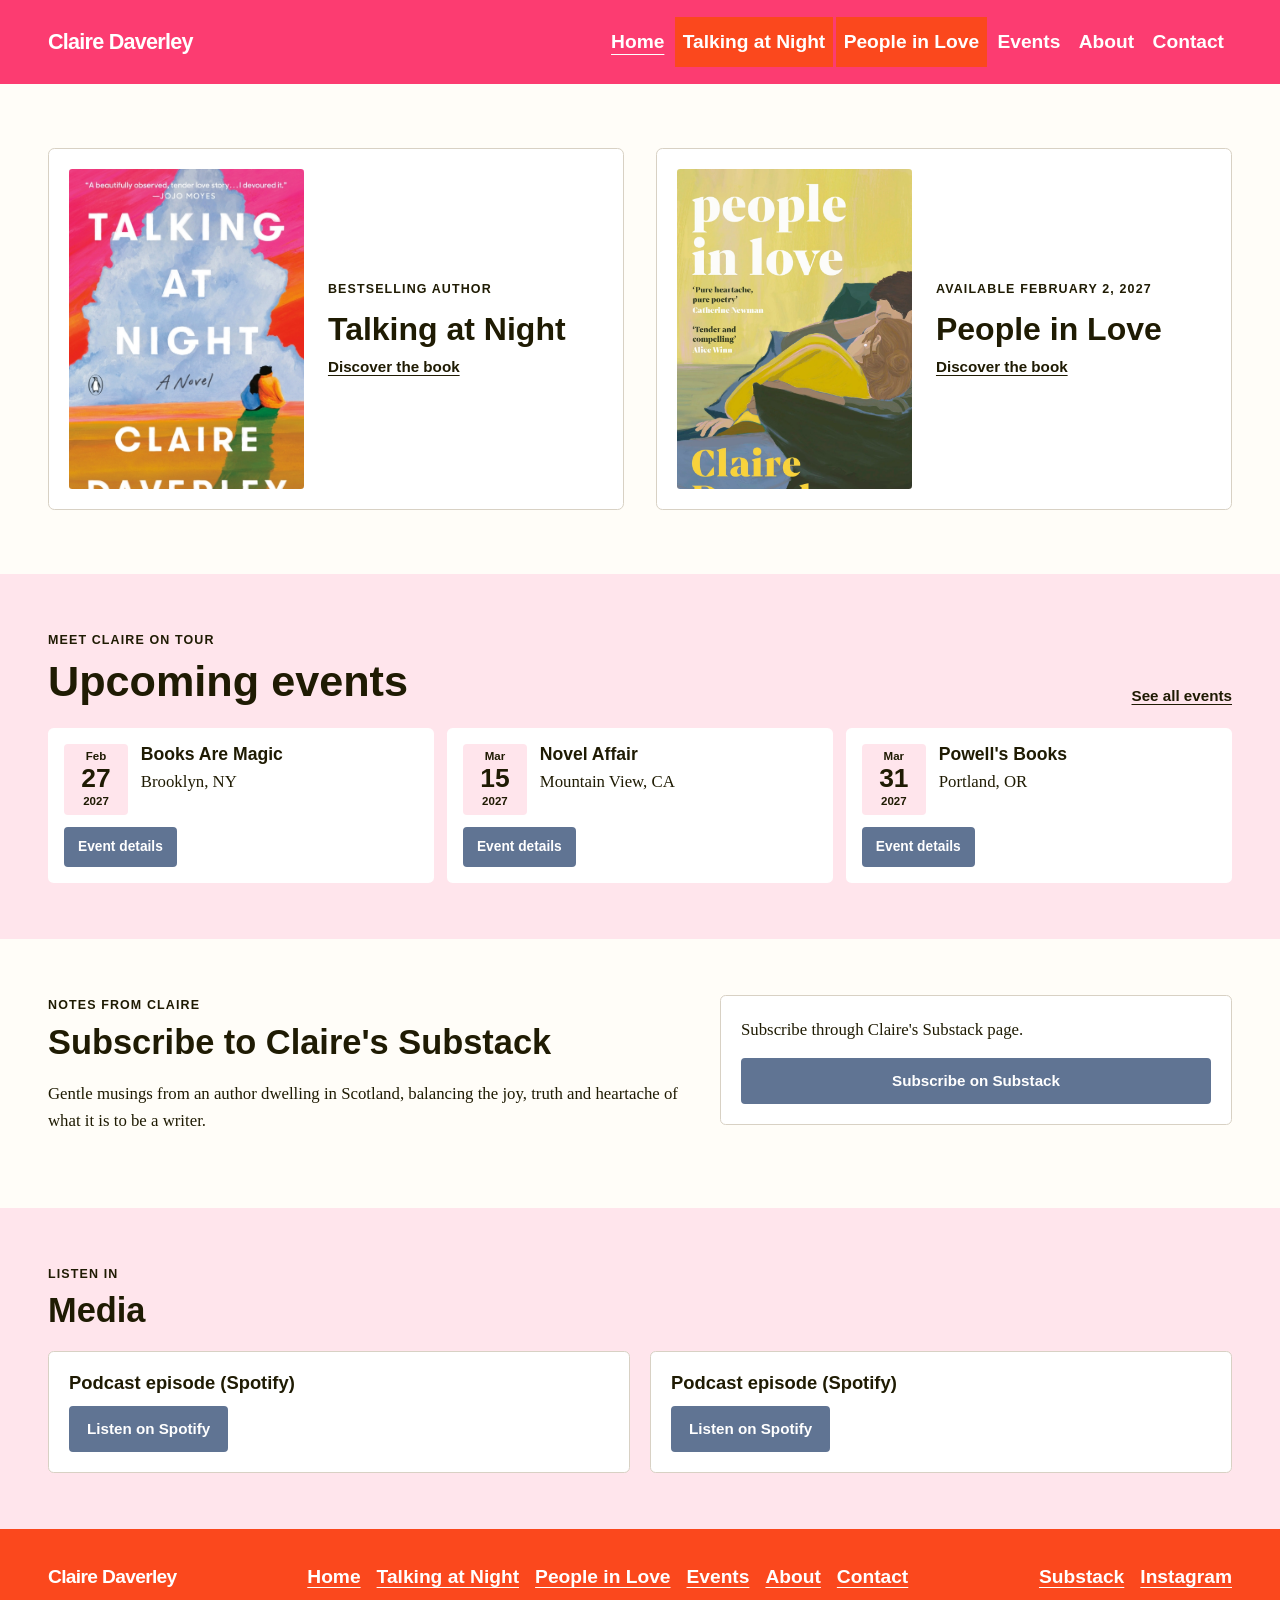
<file: index.html>
<!doctype html>
<html lang="en">
<head>
  <meta charset="utf-8">
  <meta name="viewport" content="width=device-width, initial-scale=1">
  <meta name="description" content="Discover Claire Daverley's books, upcoming events, and latest media.">
  <title>Claire Daverley | Author</title>
  <link rel="stylesheet" href="css/styles.css">
</head>
<body>
  <a class="skip-link" href="#main">Skip to content</a>
  <header class="site-header">
    <div class="header-inner">
      <a class="site-name" href="index.html">Claire Daverley</a>
      <nav class="site-nav" aria-label="Main navigation">
        <a href="index.html" aria-current="page">Home</a>
        <a class="book-nav-link" href="talking-at-night.html">Talking at Night</a>
        <a class="book-nav-link" href="people-in-love.html">People in Love</a>
        <a href="events.html">Events</a>
        <a href="about.html">About</a>
        <a href="contact.html">Contact</a>
      </nav>
    </div>
  </header>

  <main id="main">
    <section class="home-books content-width" aria-label="Claire Daverley's books">
      <a class="featured-book" href="talking-at-night.html">
        <img src="images/talking_at_night_cover.jpeg" alt="Cover of Talking at Night by Claire Daverley, showing two people sitting on a hillside beneath a large cloud.">
        <span class="featured-book-copy">
          <span class="eyebrow">Bestselling author</span>
          <span class="book-title">Talking at Night</span>
          <span class="text-link">Discover the book</span>
        </span>
      </a>
      <a class="featured-book featured-book--second" href="people-in-love.html">
        <img src="images/people_in_love_cover.webp" alt="Cover of People in Love by Claire Daverley, showing two people lying together on a couch.">
        <span class="featured-book-copy">
          <span class="eyebrow">Available February 2, 2027</span>
          <span class="book-title">People in Love</span>
          <span class="text-link">Discover the book</span>
        </span>
      </a>
    </section>

    <section class="section-block section-tint">
      <div class="content-width">
        <div class="section-heading">
          <div>
            <p class="eyebrow">Meet Claire on tour</p>
            <h1>Upcoming events</h1>
          </div>
          <a class="text-link" href="events.html">See all events</a>
        </div>
        <ol class="event-list event-list--home">
          <li class="event-card">
            <time datetime="2027-02-27"><span class="event-month">Feb</span><span class="event-day">27</span><span class="event-year">2027</span></time>
            <div class="event-summary"><h2>Books Are Magic</h2><p>Brooklyn, NY</p></div>
            <a class="button button--small" href="https://www.booksaremagic.net/events">Event details</a>
          </li>
          <li class="event-card">
            <time datetime="2027-03-15"><span class="event-month">Mar</span><span class="event-day">15</span><span class="event-year">2027</span></time>
            <div class="event-summary"><h2>Novel Affair</h2><p>Mountain View, CA</p></div>
            <a class="button button--small" href="https://www.anovelaffairbookcafe.com/bookshop-events">Event details</a>
          </li>
          <li class="event-card">
            <time datetime="2027-03-31"><span class="event-month">Mar</span><span class="event-day">31</span><span class="event-year">2027</span></time>
            <div class="event-summary"><h2>Powell's Books</h2><p>Portland, OR</p></div>
            <a class="button button--small" href="https://www.powells.com/events">Event details</a>
          </li>
        </ol>
      </div>
    </section>

    <section class="section-block content-width subscribe-section">
      <div class="subscribe-copy">
        <p class="eyebrow">Notes from Claire</p>
        <h2>Subscribe to Claire's Substack</h2>
        <p>Gentle musings from an author dwelling in Scotland, balancing the joy, truth and heartache of what it is to be a writer.</p>
      </div>
      <div class="subscribe-link-card">
        <p>Subscribe through Claire's Substack page.</p>
        <a class="button" href="https://clairedaverley.substack.com">Subscribe on Substack</a>
      </div>
    </section>

    <section class="section-block section-tint">
      <div class="content-width">
        <div class="section-heading">
          <div><p class="eyebrow">Listen in</p><h2>Media</h2></div>
        </div>
        <div class="media-grid">
          <article class="media-card">
            <h3>Podcast episode (Spotify)</h3>
            <a class="button" href="https://open.spotify.com/episode/6FCQ74K9GqW7RhSVu0oT7M">Listen on Spotify</a>
          </article>
          <article class="media-card">
            <h3>Podcast episode (Spotify)</h3>
            <a class="button" href="https://open.spotify.com/episode/3yZ1VJLWphG4PZTUNohElw">Listen on Spotify</a>
          </article>
        </div>
      </div>
    </section>
  </main>

  <footer class="site-footer">
    <div class="content-width footer-inner">
      <a class="footer-name" href="index.html">Claire Daverley</a>
      <nav class="footer-nav" aria-label="Footer navigation">
        <a href="index.html">Home</a><a href="talking-at-night.html">Talking at Night</a><a href="people-in-love.html">People in Love</a><a href="events.html">Events</a><a href="about.html">About</a><a href="contact.html">Contact</a>
      </nav>
      <div class="footer-social"><a href="https://clairedaverley.substack.com">Substack</a><a href="https://www.instagram.com/clairedaverley">Instagram</a></div>
    </div>
  </footer>
</body>
</html>
</file>
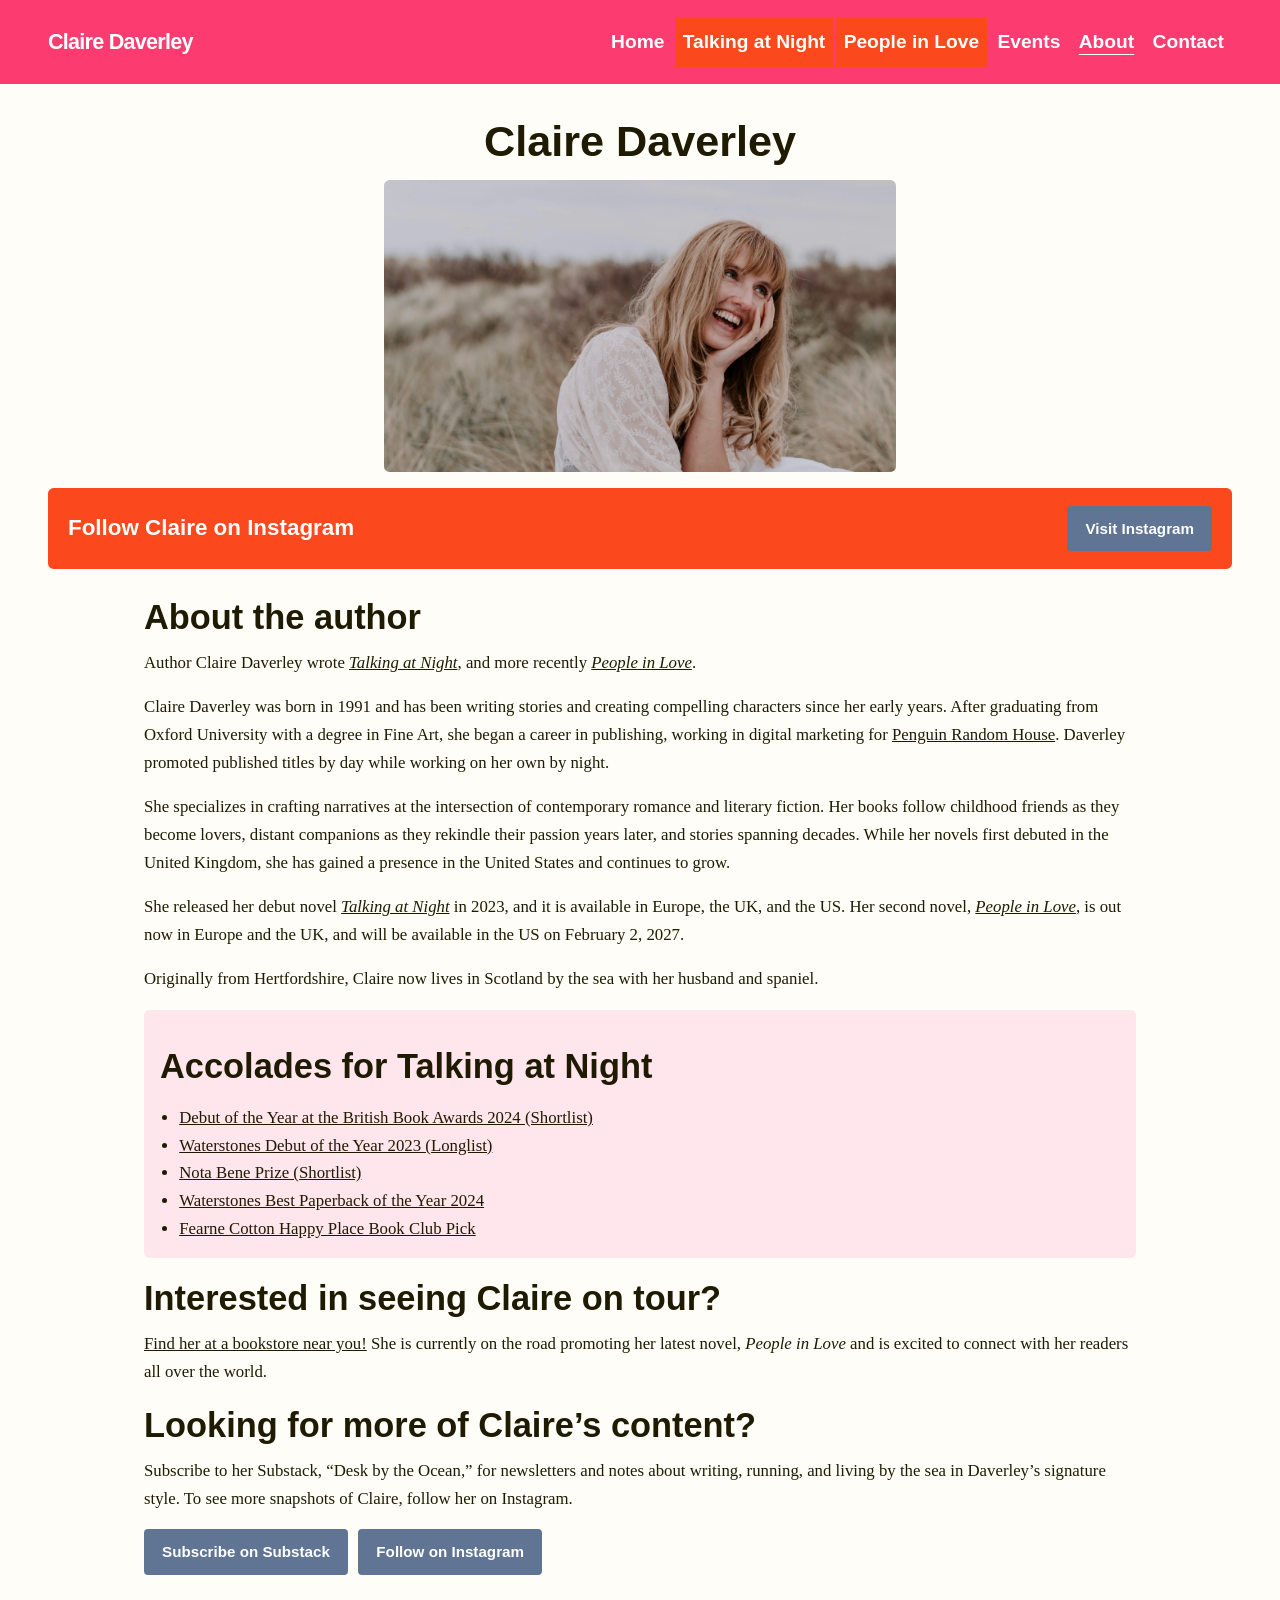
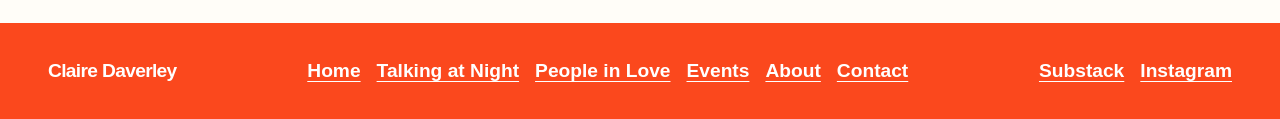
<file: about.html>
<!doctype html>
<html lang="en">
<head>
  <meta charset="utf-8">
  <meta name="viewport" content="width=device-width, initial-scale=1">
  <meta name="description" content="Read about Claire Daverley, author of Talking at Night and People in Love.">
  <title>About | Claire Daverley</title>
  <link rel="stylesheet" href="css/styles.css">
</head>
<body>
  <a class="skip-link" href="#main">Skip to content</a>
  <header class="site-header">
    <div class="header-inner">
      <a class="site-name" href="index.html">Claire Daverley</a>
      <nav class="site-nav" aria-label="Main navigation">
        <a href="index.html">Home</a>
        <a class="book-nav-link" href="talking-at-night.html">Talking at Night</a>
        <a class="book-nav-link" href="people-in-love.html">People in Love</a>
        <a href="events.html">Events</a>
        <a href="about.html" aria-current="page">About</a>
        <a href="contact.html">Contact</a>
      </nav>
    </div>
  </header>

  <main id="main">
    <section class="page-intro about-page-intro content-width">
      <h1>Claire Daverley</h1>
      <img class="author-photo" src="images/claire_daverley_author_photo.webp" alt="Portrait of Claire Daverley.">
    </section>
    <div class="content-width about-layout">
      <aside class="instagram-banner" aria-labelledby="instagram-heading">
        <h2 id="instagram-heading">Follow Claire on Instagram</h2>
        <a class="button" href="https://www.instagram.com/clairedaverley">Visit Instagram</a>
      </aside>
      <article class="about-copy">
        <h2>About the author</h2>
        <p>Author Claire Daverley wrote <em><a href="talking-at-night.html">Talking at Night</a></em>, and more recently <em><a href="people-in-love.html">People in Love</a></em>.</p>

        <p>Claire Daverley was born in 1991 and has been writing stories and creating compelling characters since her early years. After graduating from Oxford University with a degree in Fine Art, she began a career in publishing, working in digital marketing for <a href="https://www.penguinrandomhouse.com/">Penguin Random House</a>. Daverley promoted published titles by day while working on her own by night.</p>
        <p>She specializes in crafting narratives at the intersection of contemporary romance and literary fiction. Her books follow childhood friends as they become lovers, distant companions as they rekindle their passion years later, and stories spanning decades. While her novels first debuted in the United Kingdom, she has gained a presence in the United States and continues to grow.</p>
        <p>She released her debut novel <em><a href="talking-at-night.html">Talking at Night</a></em> in 2023, and it is available in Europe, the UK, and the US. Her second novel, <em><a href="people-in-love.html">People in Love</a></em>, is out now in Europe and the UK, and will be available in the US on February 2, 2027.</p>
        <p>Originally from Hertfordshire, Claire now lives in Scotland by the sea with her husband and spaniel.</p>

        <section class="accolades" aria-labelledby="accolades-title">
          <h2 id="accolades-title">Accolades for Talking at Night</h2>
          <ul>
            <li><a href="https://uk.bookshop.org/lists/2024-book-of-the-year-shortlist-debut-fiction?&amp;new-list-page=true&amp;bkshp-astro=t">Debut of the Year at the British Book Awards 2024 (Shortlist)</a></li>
            <li><a href="https://www.waterstones.com/category/highlights/cultural-highlights/book-awards/the-waterstones-debut-fiction-prize">Waterstones Debut of the Year 2023 (Longlist)</a></li>
            <li><a href="https://www.notabeneprize.com/journal/review-talking-at-night-claire-daverley">Nota Bene Prize (Shortlist)</a></li>
            <li><a href="https://www.waterstones.com/campaign/paperbacks-of-the-year?fbc">Waterstones Best Paperback of the Year 2024</a></li>
            <li><a href="https://www.happyplaceofficial.co.uk/pages/about-us-1">Fearne Cotton Happy Place Book Club Pick</a></li>
          </ul>
        </section>

        <h2>Interested in seeing Claire on tour?</h2>
        <p><a href="events.html">Find her at a bookstore near you!</a> She is currently on the road promoting her latest novel, <em>People in Love</em> and is excited to connect with her readers all over the world.</p>
        <h2>Looking for more of Claire’s content?</h2>
        <p>Subscribe to her Substack, “Desk by the Ocean,” for newsletters and notes about writing, running, and living by the sea in Daverley’s signature style. To see more snapshots of Claire, follow her on Instagram.</p>
        <div class="about-social">
          <a class="button" href="https://clairedaverley.substack.com">Subscribe on Substack</a>
          <a class="button" href="https://www.instagram.com/clairedaverley">Follow on Instagram</a>
        </div>
      </article>
    </div>
  </main>

  <footer class="site-footer">
    <div class="content-width footer-inner">
      <a class="footer-name" href="index.html">Claire Daverley</a>
      <nav class="footer-nav" aria-label="Footer navigation">
        <a href="index.html">Home</a><a href="talking-at-night.html">Talking at Night</a><a href="people-in-love.html">People in Love</a><a href="events.html">Events</a><a href="about.html" aria-current="page">About</a><a href="contact.html">Contact</a>
      </nav>
      <div class="footer-social"><a href="https://clairedaverley.substack.com">Substack</a><a href="https://www.instagram.com/clairedaverley">Instagram</a></div>
    </div>
  </footer>
</body>
</html>
</file>
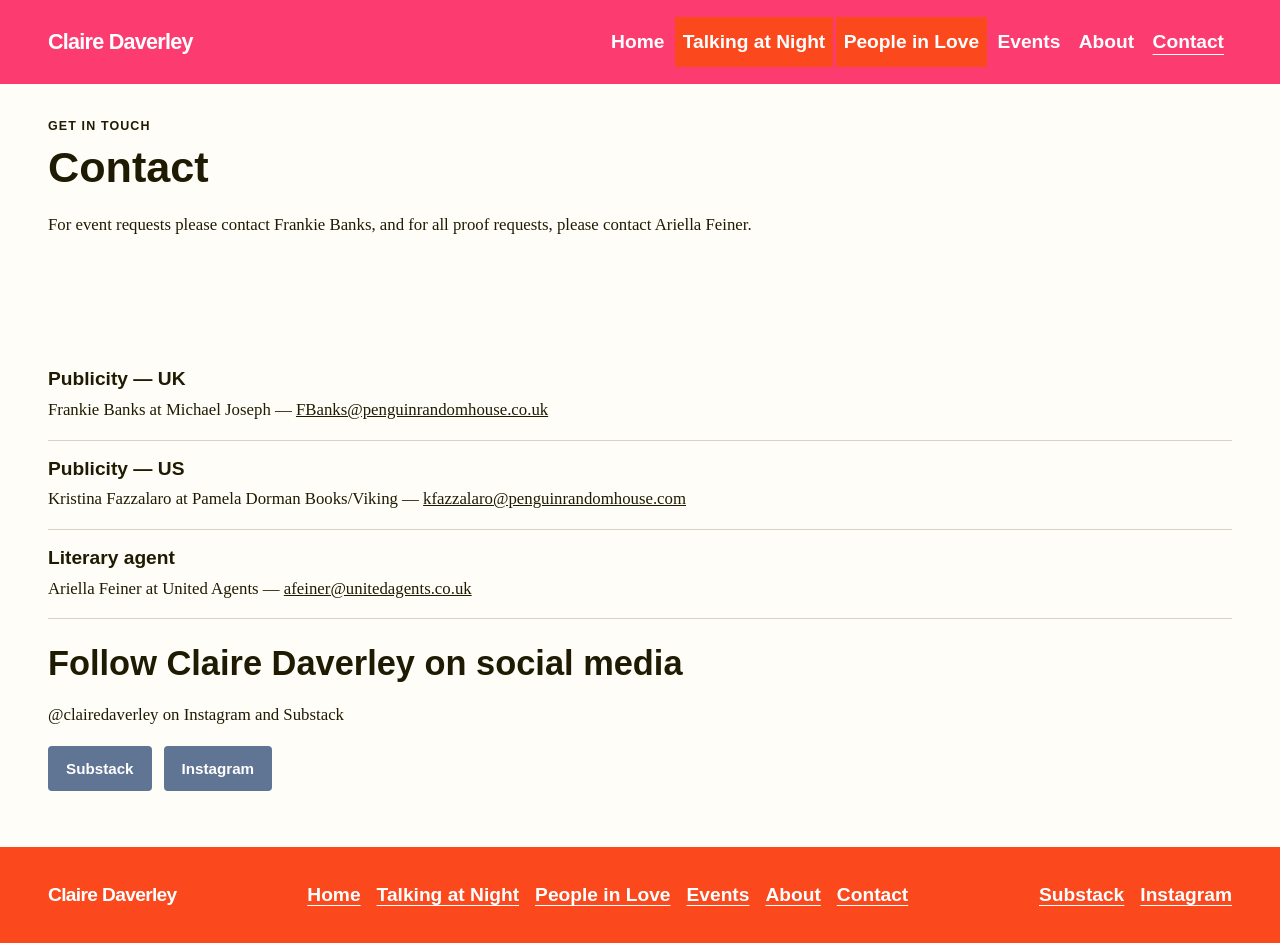
<file: contact.html>
<!doctype html>
<html lang="en">
<head>
  <meta charset="utf-8">
  <meta name="viewport" content="width=device-width, initial-scale=1">
  <meta name="description" content="Contact Claire Daverley's publicity representation and literary agent.">
  <title>Contact | Claire Daverley</title>
  <link rel="stylesheet" href="css/styles.css">
</head>
<body>
  <a class="skip-link" href="#main">Skip to content</a>
  <header class="site-header">
    <div class="header-inner">
      <a class="site-name" href="index.html">Claire Daverley</a>
      <nav class="site-nav" aria-label="Main navigation">
        <a href="index.html">Home</a>
        <a class="book-nav-link" href="talking-at-night.html">Talking at Night</a>
        <a class="book-nav-link" href="people-in-love.html">People in Love</a>
        <a href="events.html">Events</a>
        <a href="about.html">About</a>
        <a href="contact.html" aria-current="page">Contact</a>
      </nav>
    </div>
  </header>

  <main id="main">
    <section class="page-intro content-width">
      <p class="eyebrow">Get in touch</p>
      <h1>Contact</h1>
      <p>For event requests please contact Frankie Banks, and for all proof requests, please contact Ariella Feiner.</p>
    </section>
    <section class="content-width section-block">
      <ul class="contact-list">
        <li>
          <h2>Publicity — UK</h2>
          <p>Frankie Banks at Michael Joseph — <a href="mailto:FBanks@penguinrandomhouse.co.uk">FBanks@penguinrandomhouse.co.uk</a></p>
        </li>
        <li>
          <h2>Publicity — US</h2>
          <p>Kristina Fazzalaro at Pamela Dorman Books/Viking — <a href="mailto:kfazzalaro@penguinrandomhouse.com">kfazzalaro@penguinrandomhouse.com</a></p>
        </li>
        <li>
          <h2>Literary agent</h2>
          <p>Ariella Feiner at United Agents — <a href="mailto:afeiner@unitedagents.co.uk">afeiner@unitedagents.co.uk</a></p>
        </li>
      </ul>
      <h2>Follow Claire Daverley on social media</h2>
      <p>@clairedaverley on Instagram and Substack</p>
      <div class="contact-social">
        <a class="button" href="https://clairedaverley.substack.com">Substack</a>
        <a class="button" href="https://www.instagram.com/clairedaverley">Instagram</a>
      </div>
    </section>
  </main>

  <footer class="site-footer">
    <div class="content-width footer-inner">
      <a class="footer-name" href="index.html">Claire Daverley</a>
      <nav class="footer-nav" aria-label="Footer navigation">
        <a href="index.html">Home</a><a href="talking-at-night.html">Talking at Night</a><a href="people-in-love.html">People in Love</a><a href="events.html">Events</a><a href="about.html">About</a><a href="contact.html" aria-current="page">Contact</a>
      </nav>
      <div class="footer-social"><a href="https://clairedaverley.substack.com">Substack</a><a href="https://www.instagram.com/clairedaverley">Instagram</a></div>
    </div>
  </footer>
</body>
</html>
</file>
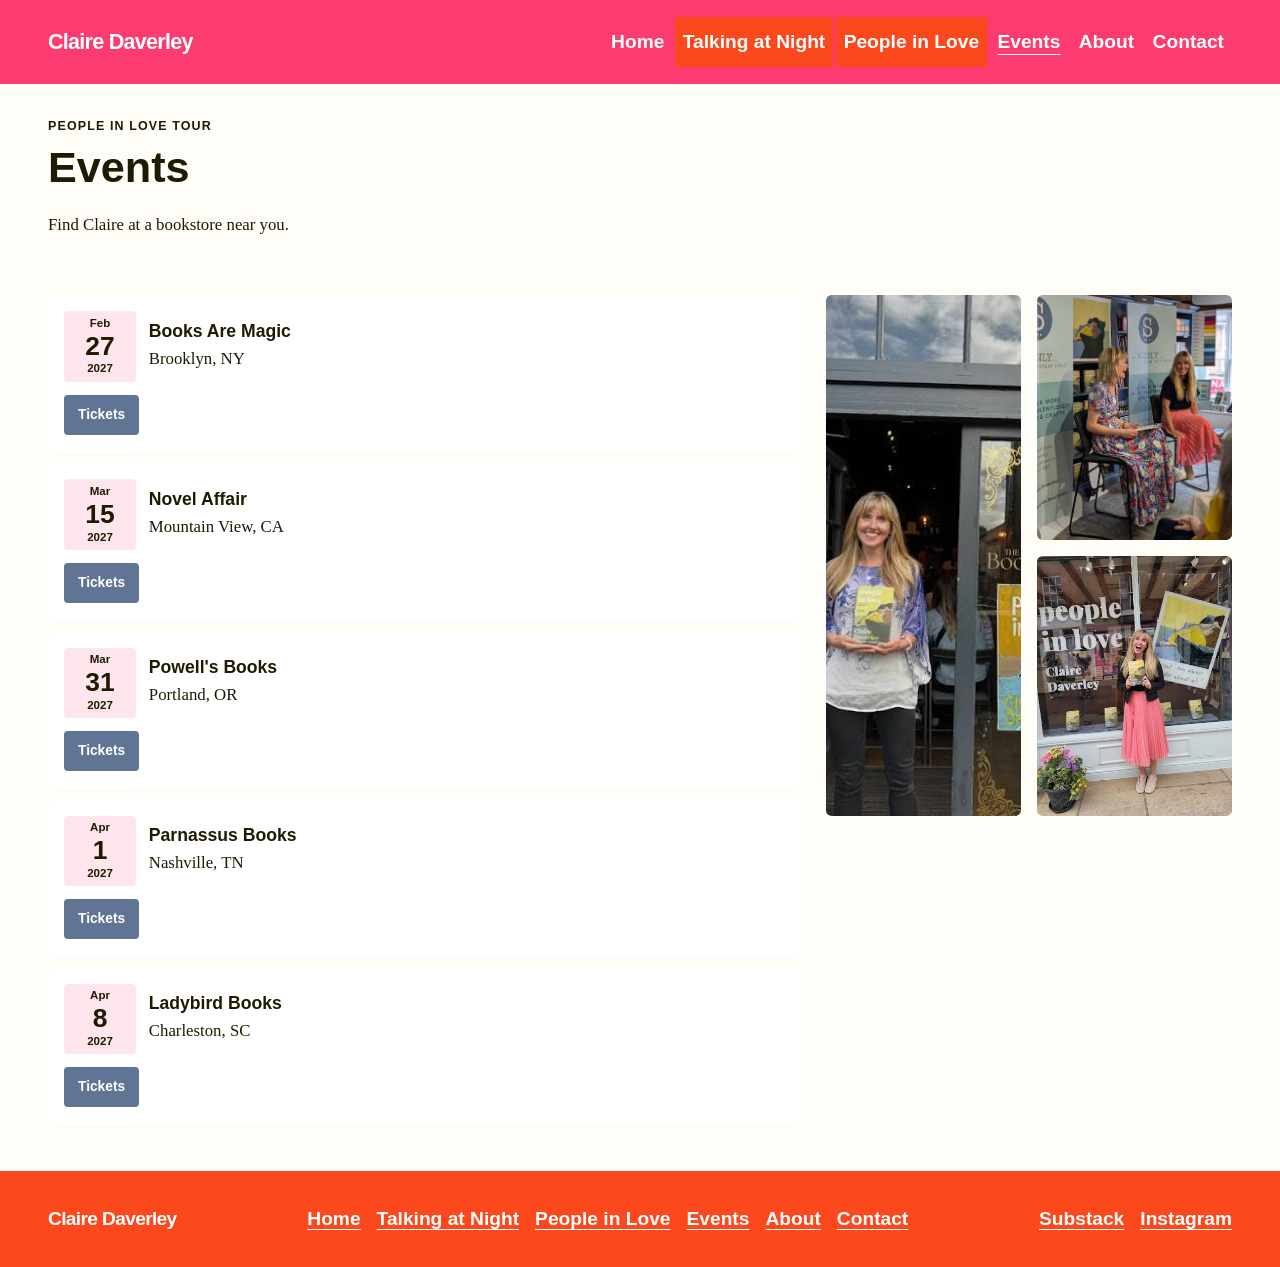
<file: events.html>
<!doctype html>
<html lang="en">
<head>
  <meta charset="utf-8">
  <meta name="viewport" content="width=device-width, initial-scale=1">
  <meta name="description" content="Find Claire Daverley's upcoming People in Love tour events.">
  <title>Events | Claire Daverley</title>
  <link rel="stylesheet" href="css/styles.css">
</head>
<body>
  <a class="skip-link" href="#main">Skip to content</a>
  <header class="site-header">
    <div class="header-inner">
      <a class="site-name" href="index.html">Claire Daverley</a>
      <nav class="site-nav" aria-label="Main navigation">
        <a href="index.html">Home</a>
        <a class="book-nav-link" href="talking-at-night.html">Talking at Night</a>
        <a class="book-nav-link" href="people-in-love.html">People in Love</a>
        <a href="events.html" aria-current="page">Events</a>
        <a href="about.html">About</a>
        <a href="contact.html">Contact</a>
      </nav>
    </div>
  </header>

  <main id="main">
    <section class="page-intro content-width">
      <p class="eyebrow">People in Love tour</p>
      <h1>Events</h1>
      <p>Find Claire at a bookstore near you.</p>
    </section>
    <div class="content-width events-layout">
      <ol class="event-list event-list--full">
        <li class="event-card">
          <time datetime="2027-02-27"><span class="event-month">Feb</span><span class="event-day">27</span><span class="event-year">2027</span></time>
          <div class="event-summary"><h2>Books Are Magic</h2><p>Brooklyn, NY</p></div>
          <a class="button button--small" href="https://www.booksaremagic.net/events">Tickets</a>
        </li>
        <li class="event-card">
          <time datetime="2027-03-15"><span class="event-month">Mar</span><span class="event-day">15</span><span class="event-year">2027</span></time>
          <div class="event-summary"><h2>Novel Affair</h2><p>Mountain View, CA</p></div>
          <a class="button button--small" href="https://www.anovelaffairbookcafe.com/bookshop-events">Tickets</a>
        </li>
        <li class="event-card">
          <time datetime="2027-03-31"><span class="event-month">Mar</span><span class="event-day">31</span><span class="event-year">2027</span></time>
          <div class="event-summary"><h2>Powell's Books</h2><p>Portland, OR</p></div>
          <a class="button button--small" href="https://www.powells.com/events">Tickets</a>
        </li>
        <li class="event-card">
          <time datetime="2027-04-01"><span class="event-month">Apr</span><span class="event-day">1</span><span class="event-year">2027</span></time>
          <div class="event-summary"><h2>Parnassus Books</h2><p>Nashville, TN</p></div>
          <a class="button button--small" href="https://parnassusbooks.net/upcoming-events">Tickets</a>
        </li>
        <li class="event-card">
          <time datetime="2027-04-08"><span class="event-month">Apr</span><span class="event-day">8</span><span class="event-year">2027</span></time>
          <div class="event-summary"><h2>Ladybird Books</h2><p>Charleston, SC</p></div>
          <a class="button button--small" href="https://ladybirdbooks.org/events">Tickets</a>
        </li>
      </ol>
      <div class="event-photo-list" aria-label="Claire Daverley at book events">
        <img src="images/daverley_bookstore_photo.jpeg" alt="Claire Daverley smiling in front of a bookstore holding up a copy of People in Love.">
        <img src="images/daverley_bookstore_photo2.jpeg" alt="Claire Daverley in conversation with another author at an event for People in Love.">
        <img src="images/daverley_bookstore_photo3.jpeg" alt="Claire Daverley smiling in front of a bookstore holding up a copy of People in Love.">
      </div>
    </div>
  </main>

  <footer class="site-footer">
    <div class="content-width footer-inner">
      <a class="footer-name" href="index.html">Claire Daverley</a>
      <nav class="footer-nav" aria-label="Footer navigation">
        <a href="index.html">Home</a><a href="talking-at-night.html">Talking at Night</a><a href="people-in-love.html">People in Love</a><a href="events.html" aria-current="page">Events</a><a href="about.html">About</a><a href="contact.html">Contact</a>
      </nav>
      <div class="footer-social"><a href="https://clairedaverley.substack.com">Substack</a><a href="https://www.instagram.com/clairedaverley">Instagram</a></div>
    </div>
  </footer>
</body>
</html>
</file>
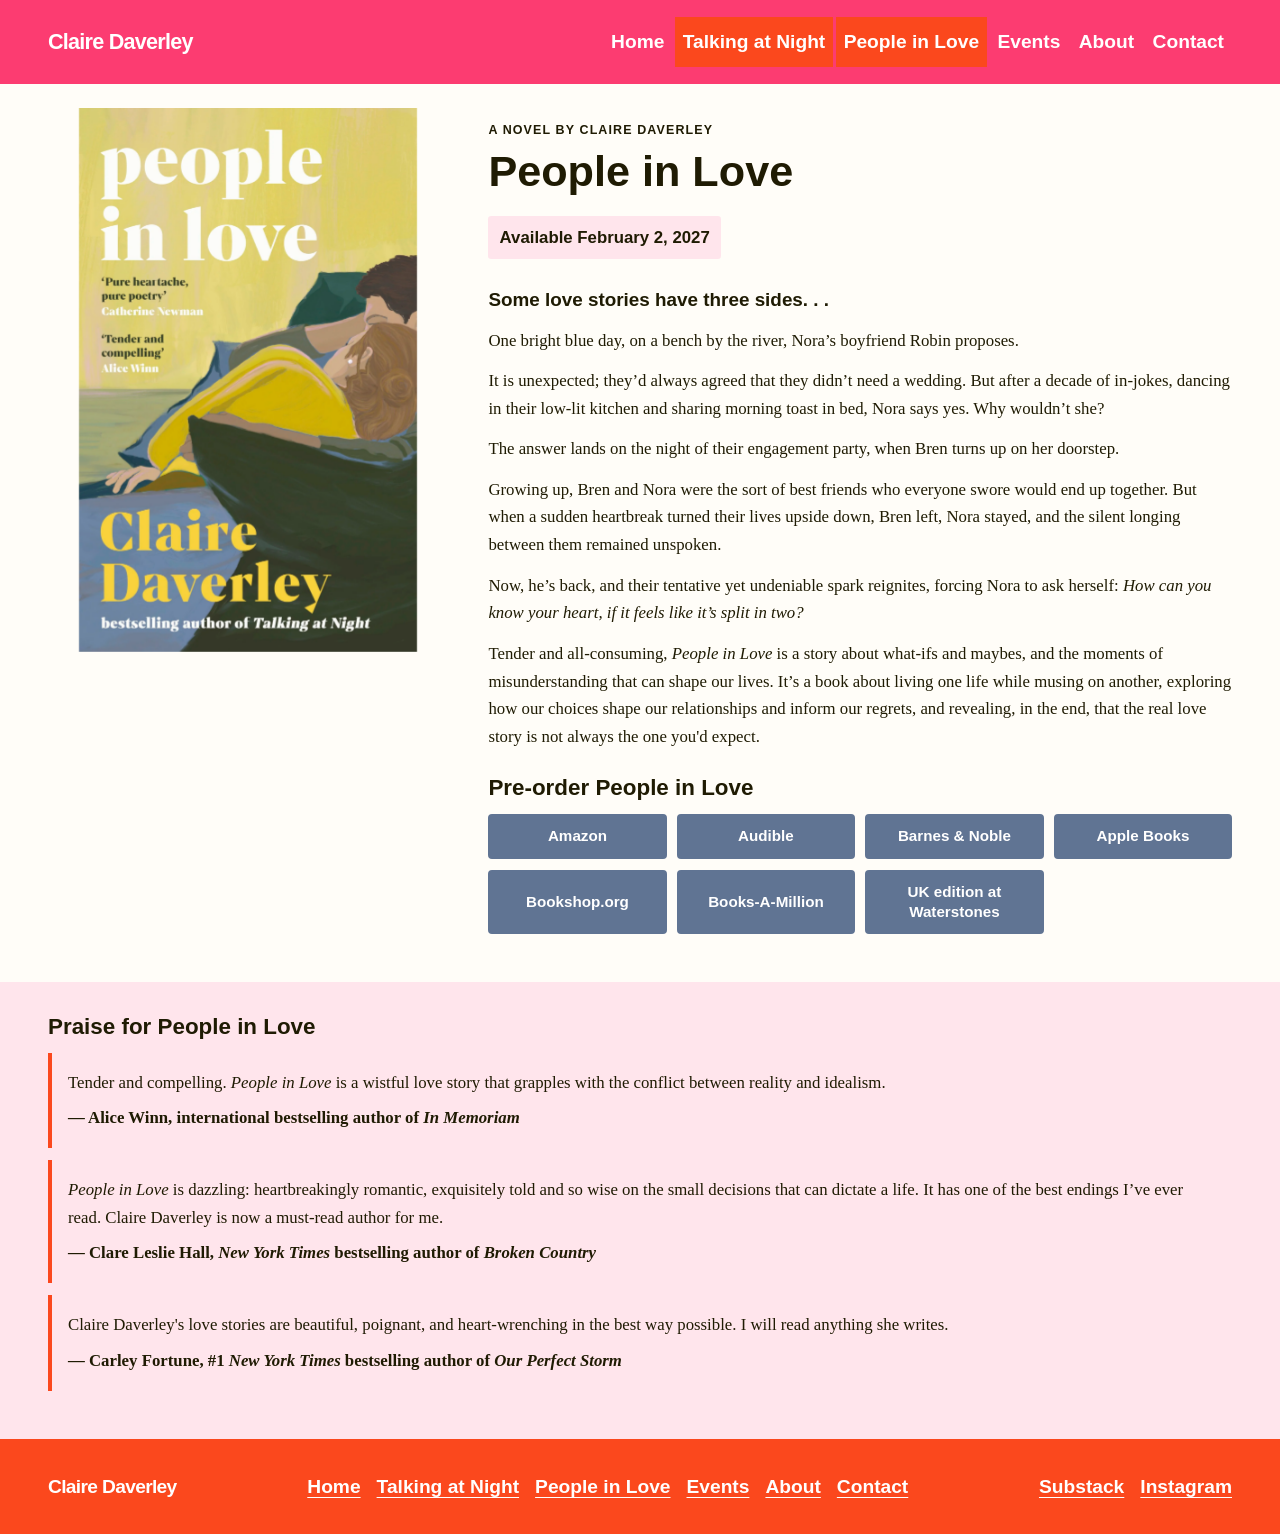
<file: people-in-love.html>
<!doctype html>
<html lang="en">
<head>
  <meta charset="utf-8">
  <meta name="viewport" content="width=device-width, initial-scale=1">
  <meta name="description" content="Discover People in Love by Claire Daverley and find a retailer.">
  <title>People in Love | Claire Daverley</title>
  <link rel="stylesheet" href="css/styles.css">
</head>
<body>
  <a class="skip-link" href="#main">Skip to content</a>
  <header class="site-header">
    <div class="header-inner">
      <a class="site-name" href="index.html">Claire Daverley</a>
      <nav class="site-nav" aria-label="Main navigation">
        <a href="index.html">Home</a>
        <a class="book-nav-link" href="talking-at-night.html">Talking at Night</a>
        <a class="book-nav-link" href="people-in-love.html" aria-current="page">People in Love</a>
        <a href="events.html">Events</a>
        <a href="about.html">About</a>
        <a href="contact.html">Contact</a>
      </nav>
    </div>
  </header>

  <main id="main">
    <div class="content-width book-page">
      <div class="book-cover">
        <img src="images/people_in_love_cover.webp" alt="Cover of People in Love by Claire Daverley, showing two people lying together on a couch.">
      </div>
      <article class="book-copy">
        <p class="eyebrow">A novel by Claire Daverley</p>
        <h1>People in Love</h1>
        <p class="availability">Available February 2, 2027</p>
        <div class="book-description">
          <p class="tagline">Some love stories have three sides. . .</p>
          <p>One bright blue day, on a bench by the river, Nora’s boyfriend Robin proposes.</p>
          <p>It is unexpected; they’d always agreed that they didn’t need a wedding. But after a decade of in-jokes, dancing in their low-lit kitchen and sharing morning toast in bed, Nora says yes. Why wouldn’t she?</p>
          <p>The answer lands on the night of their engagement party, when Bren turns up on her doorstep.</p>
          <p>Growing up, Bren and Nora were the sort of best friends who everyone swore would end up together. But when a sudden heartbreak turned their lives upside down, Bren left, Nora stayed, and the silent longing between them remained unspoken.</p>
          <p>Now, he’s back, and their tentative yet undeniable spark reignites, forcing Nora to ask herself: <em>How can you know your heart, if it feels like it’s split in two?</em></p>
          <p>Tender and all-consuming, <em>People in Love</em> is a story about what-ifs and maybes, and the moments of misunderstanding that can shape our lives. It’s a book about living one life while musing on another, exploring how our choices shape our relationships and inform our regrets, and revealing, in the end, that the real love story is not always the one you'd expect.</p>
        </div>
        <section class="retailer-section" aria-labelledby="buy-people">
          <h2 id="buy-people">Pre-order People in Love</h2>
          <div class="retailer-grid">
            <a class="button" href="https://www.amazon.com/dp/0593653513">Amazon</a>
            <a class="button" href="https://www.audible.com/pd/People-in-Love-Audiobook/B0H3T9N24R">Audible</a>
            <a class="button" href="https://www.barnesandnoble.com/w/people-in-love-claire-daverley/1150136899?ean=9780593653517">Barnes &amp; Noble</a>
            <a class="button" href="https://books.apple.com/us/book/people-in-love/id6767965912">Apple Books</a>
            <a class="button" href="https://bookshop.org/p/books/people-in-love-a-novel-claire-daverley/05a045fe23c9615f">Bookshop.org</a>
            <a class="button" href="https://www.booksamillion.com/p/9780593653517">Books-A-Million</a>
            <a class="button" href="https://www.waterstones.com/book/people-in-love/claire-daverley/9780241614594">UK edition at Waterstones</a>
          </div>
        </section>
      </article>
    </div>

    <section class="praise section-tint">
      <div class="content-width">
        <h2>Praise for People in Love</h2>
        <blockquote>
          Tender and compelling. <em>People in Love</em> is a wistful love story that grapples with the conflict between reality and idealism.
          <cite>— Alice Winn, international bestselling author of <em>In Memoriam</em></cite>
        </blockquote>
        <blockquote>
          <em>People in Love</em> is dazzling: heartbreakingly romantic, exquisitely told and so wise on the small decisions that can dictate a life. It has one of the best endings I’ve ever read. Claire Daverley is now a must-read author for me.
          <cite>— Clare Leslie Hall, <em>New York Times</em> bestselling author of <em>Broken Country</em></cite>
        </blockquote>
        <blockquote>
          Claire Daverley's love stories are beautiful, poignant, and heart-wrenching in the best way possible. I will read anything she writes.
          <cite>— Carley Fortune, #1 <em>New York Times</em> bestselling author of <em>Our Perfect Storm</em></cite>
        </blockquote>
      </div>
    </section>
  </main>

  <footer class="site-footer">
    <div class="content-width footer-inner">
      <a class="footer-name" href="index.html">Claire Daverley</a>
      <nav class="footer-nav" aria-label="Footer navigation">
        <a href="index.html">Home</a><a href="talking-at-night.html">Talking at Night</a><a href="people-in-love.html" aria-current="page">People in Love</a><a href="events.html">Events</a><a href="about.html">About</a><a href="contact.html">Contact</a>
      </nav>
      <div class="footer-social"><a href="https://clairedaverley.substack.com">Substack</a><a href="https://www.instagram.com/clairedaverley">Instagram</a></div>
    </div>
  </footer>
</body>
</html>
</file>
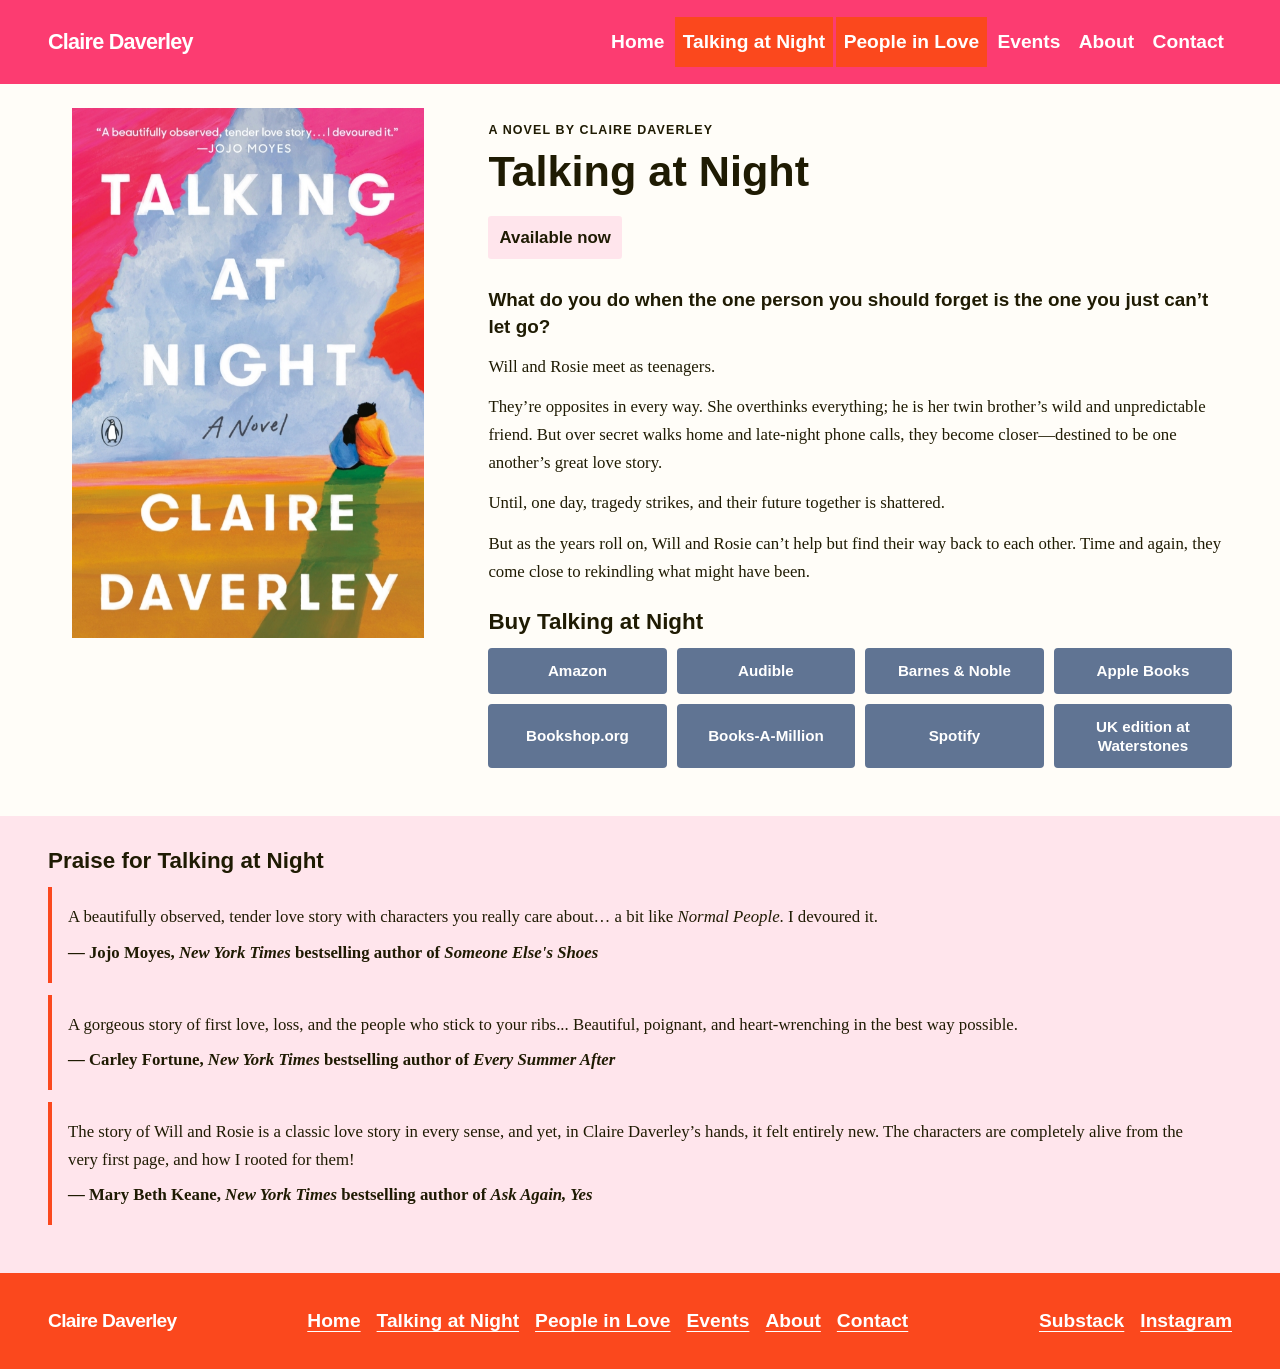
<file: talking-at-night.html>
<!doctype html>
<html lang="en">
<head>
  <meta charset="utf-8">
  <meta name="viewport" content="width=device-width, initial-scale=1">
  <meta name="description" content="Discover Talking at Night by Claire Daverley and find a retailer.">
  <title>Talking at Night | Claire Daverley</title>
  <link rel="stylesheet" href="css/styles.css">
</head>
<body>
  <a class="skip-link" href="#main">Skip to content</a>
  <header class="site-header">
    <div class="header-inner">
      <a class="site-name" href="index.html">Claire Daverley</a>
      <nav class="site-nav" aria-label="Main navigation">
        <a href="index.html">Home</a>
        <a class="book-nav-link" href="talking-at-night.html" aria-current="page">Talking at Night</a>
        <a class="book-nav-link" href="people-in-love.html">People in Love</a>
        <a href="events.html">Events</a>
        <a href="about.html">About</a>
        <a href="contact.html">Contact</a>
      </nav>
    </div>
  </header>

  <main id="main">
    <div class="content-width book-page">
      <div class="book-cover">
        <img src="images/talking_at_night_cover.jpeg" alt="Cover of Talking at Night by Claire Daverley, showing two people sitting on a hillside beneath a large cloud.">
      </div>
      <article class="book-copy">
        <p class="eyebrow">A novel by Claire Daverley</p>
        <h1>Talking at Night</h1>
        <p class="availability">Available now</p>
        <div class="book-description">
          <p class="tagline">What do you do when the one person you should forget is the one you just can’t let go?</p>
          <p>Will and Rosie meet as teenagers.</p>
          <p>They’re opposites in every way. She overthinks everything; he is her twin brother’s wild and unpredictable friend. But over secret walks home and late-night phone calls, they become closer—destined to be one another’s great love story.</p>
          <p>Until, one day, tragedy strikes, and their future together is shattered.</p>
          <p>But as the years roll on, Will and Rosie can’t help but find their way back to each other. Time and again, they come close to rekindling what might have been.</p>
        </div>
        <section class="retailer-section" aria-labelledby="buy-talking">
          <h2 id="buy-talking">Buy Talking at Night</h2>
          <div class="retailer-grid">
            <a class="button" href="https://www.amazon.com/dp/0593653505">Amazon</a>
            <a class="button" href="https://www.audible.com/pd/Talking-at-Night-Audiobook/B0BJ11Q9M1">Audible</a>
            <a class="button" href="https://www.barnesandnoble.com/w/talking-at-night-claire-daverley/1142169515">Barnes &amp; Noble</a>
            <a class="button" href="https://books.apple.com/us/book/talking-at-night/id6443367730">Apple Books</a>
            <a class="button" href="https://bookshop.org/p/books/talking-at-night-claire-daverley/3e5890642e149678">Bookshop.org</a>
            <a class="button" href="https://www.booksamillion.com/p/Talking-Night/Claire-Daverley/9780593653500">Books-A-Million</a>
            <a class="button" href="https://open.spotify.com/show/150aV8na02ZXDAmOm7BhRV">Spotify</a>
            <a class="button" href="https://www.waterstones.com/book/talking-at-night/claire-daverley/9781405953849">UK edition at Waterstones</a>
          </div>
        </section>
      </article>
    </div>

    <section class="praise section-tint">
      <div class="content-width">
        <h2>Praise for Talking at Night</h2>
        <blockquote>
          A beautifully observed, tender love story with characters you really care about… a bit like <em>Normal People</em>. I devoured it.
          <cite>— Jojo Moyes, <em>New York Times</em> bestselling author of <em>Someone Else's Shoes</em></cite>
        </blockquote>
        <blockquote>
          A gorgeous story of first love, loss, and the people who stick to your ribs... Beautiful, poignant, and heart-wrenching in the best way possible.
          <cite>— Carley Fortune, <em>New York Times</em> bestselling author of <em>Every Summer After</em></cite>
        </blockquote>
        <blockquote>
          The story of Will and Rosie is a classic love story in every sense, and yet, in Claire Daverley’s hands, it felt entirely new. The characters are completely alive from the very first page, and how I rooted for them!
          <cite>— Mary Beth Keane, <em>New York Times</em> bestselling author of <em>Ask Again, Yes</em></cite>
        </blockquote>
      </div>
    </section>
  </main>

  <footer class="site-footer">
    <div class="content-width footer-inner">
      <a class="footer-name" href="index.html">Claire Daverley</a>
      <nav class="footer-nav" aria-label="Footer navigation">
        <a href="index.html">Home</a><a href="talking-at-night.html" aria-current="page">Talking at Night</a><a href="people-in-love.html">People in Love</a><a href="events.html">Events</a><a href="about.html">About</a><a href="contact.html">Contact</a>
      </nav>
      <div class="footer-social"><a href="https://clairedaverley.substack.com">Substack</a><a href="https://www.instagram.com/clairedaverley">Instagram</a></div>
    </div>
  </footer>
</body>
</html>
</file>
<file: css/styles.css>
:root {
  color-scheme: light;
  --ink: #1F1B03;
  --pink: #FC3C71;
  --orange: #FB481D;
  --button-blue: #607493;
  --button-blue-hover: #526787;
  --soft-pink: #FFE5EC;
  --paper: #FFFDF8;
  --white: #FFFFFF;
  --line: #D8D1C4;
  --serif: Lora, Georgia, serif;
  --sans: Montserrat, Arial, sans-serif;
}

* { box-sizing: border-box; }

html { scroll-behavior: smooth; }

body {
  margin: 0;
  background: var(--paper);
  color: var(--ink);
  font-family: var(--serif);
  font-size: 1.05rem;
  line-height: 1.65;
}

img { display: block; max-width: 100%; }

a { color: inherit; }

a:focus-visible, summary:focus-visible, button:focus-visible {
  outline: 3px solid var(--orange);
  outline-offset: 4px;
}

.skip-link {
  position: absolute;
  z-index: 20;
  top: .5rem;
  left: .5rem;
  padding: .65rem 1rem;
  transform: translateY(-150%);
  background: var(--white);
  color: var(--ink);
  font-family: var(--sans);
}

.skip-link:focus { transform: translateY(0); }

.content-width, .header-inner {
  width: min(100% - 2rem, 74rem);
  margin-inline: auto;
}

.site-header {
  position: relative;
  z-index: 5;
  background: var(--pink);
  color: var(--white);
}

.header-inner {
  display: flex;
  flex-wrap: wrap;
  min-height: 5.25rem;
  align-items: center;
  justify-content: space-between;
  gap: 1.25rem;
}

.site-name, .footer-name {
  color: var(--white);
  font-family: var(--sans);
  font-size: 1.35rem;
  font-weight: 700;
  letter-spacing: -.035em;
  text-decoration: none;
  white-space: nowrap;
}

.site-nav {
  display: flex;
  width: 100%;
  flex-wrap: wrap;
  gap: .15rem;
  padding-bottom: .65rem;
}

.site-nav a {
  padding: .35rem .5rem;
  color: var(--white);
  font-family: var(--sans);
  font-size: 1.2rem;
  font-weight: 700;
  text-decoration: none;
}

.site-nav a[aria-current="page"]:not(.book-nav-link) { text-decoration: underline; text-underline-offset: .3em; }

.site-nav .book-nav-link {
  background: var(--orange);
  color: var(--white);
  font-size: 1.2rem;
  font-weight: 700;
}

.home-books {
  display: grid;
  gap: 1.5rem;
  padding-block: 2rem 3rem;
}

.featured-book {
  display: grid;
  grid-template-columns: minmax(7rem, 38%) 1fr;
  align-items: center;
  gap: 1.15rem;
  padding: 1rem;
  border: 1px solid var(--line);
  border-radius: .4rem;
  background: var(--white);
  text-decoration: none;
}

.featured-book img {
  width: 100%;
  max-height: 20rem;
  aspect-ratio: 2 / 3;
  border-radius: .2rem;
  object-fit: cover;
  object-position: center top;
}

.featured-book-copy { display: grid; gap: .35rem; }
.eyebrow { margin: 0 0 .35rem; color: var(--ink); font-family: var(--sans); font-size: .78rem; font-weight: 700; letter-spacing: .09em; text-transform: uppercase; }
.book-title { font-family: var(--sans); font-size: clamp(1.35rem, 4vw, 2rem); font-weight: 700; line-height: 1.15; }
.text-link { color: var(--ink); font-family: var(--sans); font-size: .95rem; font-weight: 700; text-decoration: underline; text-underline-offset: .2em; }

.section-block { padding-block: 2.5rem; }
.section-tint { background: var(--soft-pink); }
.section-heading { display: flex; flex-wrap: wrap; align-items: end; justify-content: space-between; gap: 1rem; margin-bottom: 1.25rem; }

h1, h2, h3 {
  margin: 0;
  color: var(--ink);
  font-family: var(--sans);
  font-weight: 700;
  line-height: 1.2;
}

h1 { font-size: clamp(1.8rem, 5vw, 2.7rem); }
h2 { font-size: clamp(1.5rem, 4vw, 2.15rem); }
h3 { font-size: 1.15rem; }

.section-heading .eyebrow { margin-bottom: .35rem; }

.event-list { display: grid; gap: .8rem; margin: 0; padding: 0; list-style: none; }
.event-card {
  display: grid;
  grid-template-columns: 4.5rem 1fr;
  align-items: center;
  gap: .8rem;
  padding: 1rem;
  border-radius: .35rem;
  background: var(--white);
}

.event-card time {
  display: grid;
  justify-items: center;
  padding: .35rem;
  border-radius: .25rem;
  background: var(--soft-pink);
  color: var(--ink);
  font-family: var(--sans);
  line-height: 1.2;
}

.event-month, .event-year { font-size: .72rem; font-weight: 700; }
.event-day { font-size: 1.65rem; font-weight: 700; }
.event-summary h2 { font-size: 1.1rem; }
.event-summary p { margin: .2rem 0 0; }
.event-card .button { grid-column: 2; justify-self: start; }

.button {
  display: inline-flex;
  min-height: 2.85rem;
  align-items: center;
  justify-content: center;
  padding: .65rem 1rem;
  border: 2px solid var(--button-blue);
  border-radius: .25rem;
  background: var(--button-blue);
  color: var(--white);
  font-family: var(--sans);
  font-size: .95rem;
  font-weight: 700;
  line-height: 1.3;
  text-align: center;
  text-decoration: none;
}

.button:hover { border-color: var(--button-blue-hover); background: var(--button-blue-hover); color: var(--white); }
.button--small { min-height: 2.5rem; padding: .5rem .75rem; font-size: .86rem; }

.subscribe-section { display: grid; gap: 1.5rem; align-items: start; }
.subscribe-copy > p:not(.eyebrow) { max-width: 40rem; }
.subscribe-link-card { display: grid; gap: .5rem; align-content: center; padding: 1.25rem; border: 1px solid var(--line); border-radius: .35rem; background: var(--white); }
.subscribe-link-card p { margin: 0 0 .4rem; }
.media-grid { display: grid; gap: 1.25rem; }
.media-card { display: flex; min-width: 0; flex-direction: column; align-items: flex-start; gap: .75rem; padding: 1.25rem; border: 1px solid var(--line); border-radius: .35rem; background: var(--white); }
.media-card h3 { margin: 0; }

.page-intro { padding-block: 2rem 1rem; }
.page-intro p { max-width: 48rem; }
.about-page-intro { display: grid; justify-items: center; gap: .75rem; text-align: center; }
.author-photo { width: min(100%, 32rem); height: auto; border-radius: .35rem; }
.book-page { display: grid; gap: 1.5rem; padding-block: 1.5rem 3rem; }
.book-cover { width: min(100%, 22rem); margin-inline: auto; }
.book-cover img { width: 100%; max-height: 34rem; object-fit: contain; object-position: center top; }
.book-copy .eyebrow { margin-top: .75rem; }
.book-copy h1 { margin-bottom: .75rem; }
.tagline { font-family: var(--sans); font-size: 1.18rem; font-weight: 700; line-height: 1.4; }
.book-description p { margin-block: .8rem; }
.availability { display: inline-block; margin-block: .4rem 1rem; padding: .45rem .7rem; border-radius: .2rem; background: var(--soft-pink); color: var(--ink); font-family: var(--sans); font-weight: 700; }
.retailer-section { margin-top: 1.5rem; }
.retailer-section h2, .praise h2 { margin-bottom: .75rem; font-size: 1.4rem; }
.retailer-grid { display: grid; grid-template-columns: repeat(auto-fit, minmax(9rem, 1fr)); gap: .65rem; }
.retailer-grid .button { width: 100%; }
.praise { padding-block: 2rem 3rem; }
.praise blockquote { margin: 0; padding: 1rem; border-left: .3rem solid var(--orange); background: var(--soft-pink); }
.praise blockquote + blockquote { margin-top: .75rem; }
.praise cite { display: block; margin-top: .5rem; font-style: normal; font-weight: 700; }

.events-layout { display: grid; gap: 1.5rem; padding-block: 1.5rem 3rem; }
.event-list--full .event-card { grid-template-columns: 4.5rem 1fr; }
.event-photo-list { display: grid; gap: 1rem; align-content: start; }
.event-photo-list img { width: 100%; max-height: 32rem; border-radius: .35rem; object-fit: cover; }
.about-layout { padding-block: 0 3rem; }
.instagram-banner { display: flex; flex-wrap: wrap; align-items: center; justify-content: space-between; gap: 1rem; margin-bottom: 1.75rem; padding: 1.1rem 1.25rem; border-radius: .35rem; background: var(--orange); color: var(--white); }
.instagram-banner h2 { margin: 0; color: var(--white); font-size: 1.4rem; }
.about-copy { max-width: 62rem; margin-inline: auto; }
.about-copy p { margin-top: 0; }
.about-copy h1, .about-copy h2 { margin-block: 1.25rem .65rem; }
.accolades { padding: 1rem; border-radius: .35rem; background: var(--soft-pink); color: var(--ink); }
.accolades ul { margin-bottom: 0; padding-left: 1.2rem; }
.about-social { display: flex; flex-wrap: wrap; gap: .65rem; margin-top: 1rem; }
.contact-list { margin: 1.5rem 0; padding: 0; list-style: none; }
.contact-list li { padding: 1rem 0; border-bottom: 1px solid var(--line); }
.contact-list h2 { margin-bottom: .35rem; font-size: 1.2rem; }
.contact-list p { margin: 0; }
.contact-social { display: flex; flex-wrap: wrap; gap: .75rem; }

.site-footer { padding-block: 2rem; background: var(--orange); color: var(--white); }
.footer-inner { display: grid; gap: 1.25rem; }
.footer-nav, .footer-social { display: flex; flex-wrap: wrap; gap: .55rem 1rem; }
.footer-nav a, .footer-social a { color: var(--white); font-family: var(--sans); font-size: 1.2rem; font-weight: 700; text-decoration: underline; text-underline-offset: .2em; }
.footer-name { font-size: 1.2rem; }

@media (min-width: 42rem) {
  .home-books { grid-template-columns: repeat(2, minmax(0, 1fr)); align-items: start; padding-block: 3rem; }
  .featured-book { grid-template-columns: minmax(8rem, 44%) 1fr; }
  .event-card { grid-template-columns: 4.5rem 1fr auto; }
  .event-card .button { grid-column: auto; }
  .subscribe-section { grid-template-columns: minmax(0, 1fr) minmax(17rem, .8fr); gap: 2rem; }
  .media-grid { grid-template-columns: repeat(2, minmax(0, 1fr)); }
  .book-page { grid-template-columns: minmax(14rem, .7fr) minmax(0, 1.3fr); gap: 2.5rem; align-items: start; }
  .book-cover { position: sticky; top: 1rem; }
  .events-layout { grid-template-columns: minmax(0, 1.3fr) minmax(14rem, .7fr); }
  .event-photo-list { grid-template-columns: 1fr; }
}

@media (min-width: 62rem) {
  .content-width, .header-inner { width: min(100% - 3rem, 74rem); }
  .header-inner { flex-wrap: nowrap; }
  .site-nav {
    width: auto;
    justify-content: flex-end;
    margin-left: auto;
    padding-bottom: 0;
  }
  .site-nav a { padding: .55rem .5rem; white-space: nowrap; }
  .home-books { gap: 2rem; padding-block: 4rem; }
  .featured-book { gap: 1.5rem; padding: 1.25rem; }
  .section-block { padding-block: 3.5rem; }
  .event-list--home { grid-template-columns: repeat(3, minmax(0, 1fr)); }
  .event-list--home .event-card { grid-template-columns: 4rem 1fr; align-items: start; }
  .event-list--home .event-card .button { grid-column: 1 / -1; }
  .event-photo-list { grid-template-columns: 1fr 1fr; }
  .event-photo-list img:first-child { grid-row: span 2; height: 100%; max-height: none; }
  .footer-inner { grid-template-columns: auto 1fr auto; align-items: center; }
  .footer-nav { justify-content: center; }
}

@media (prefers-reduced-motion: reduce) {
  html { scroll-behavior: auto; }
}
</file>
